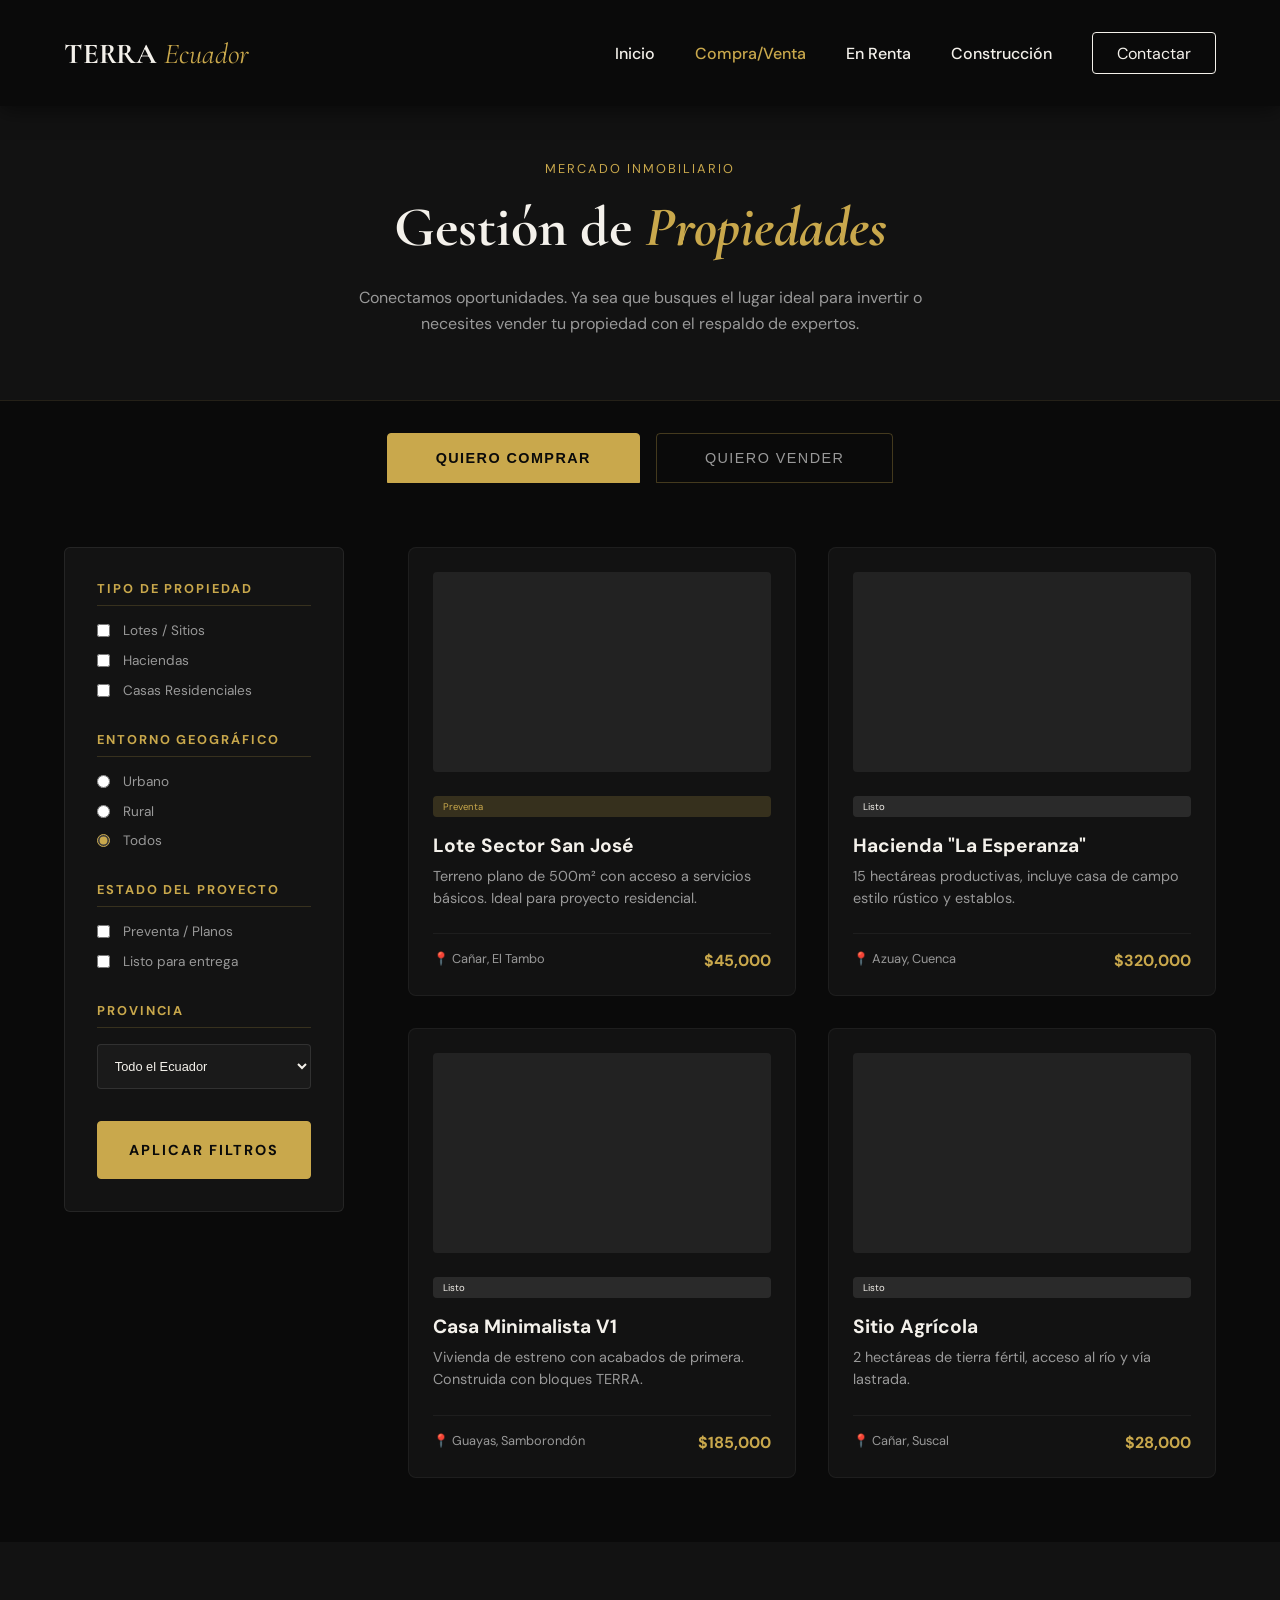
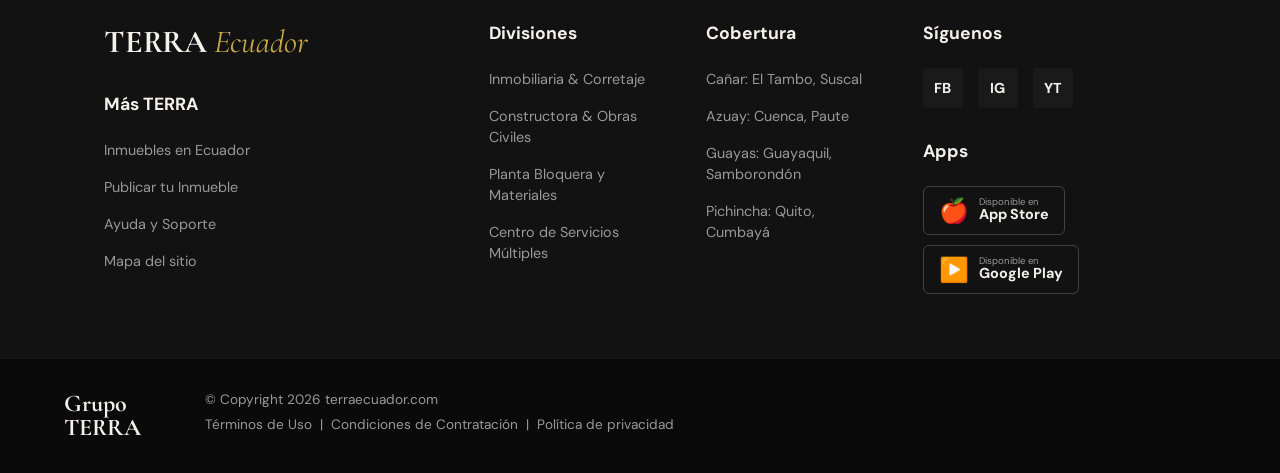
<file: compra-venta.html>
<!DOCTYPE html>
<html lang="es">
<head>
    <meta charset="UTF-8">
    <meta name="viewport" content="width=device-width, initial-scale=1.0">
    <title>Compra y Venta | TERRA Ecuador</title>
    
    <link href="https://fonts.googleapis.com/css2?family=Cormorant+Garamond:ital,wght@0,300;0,400;0,600;0,700;1,400&family=DM+Sans:wght@300;400;500;600&display=swap" rel="stylesheet">
    <link rel="stylesheet" href="css/style.css">
    </head>
<body>

    <nav class="nav-internal"> 
        <div class="nav-container">
            <a href="index.html" class="logo">TERRA <span>Ecuador</span></a>
            
            <ul class="nav-links">
                <li><a href="index.html">Inicio</a></li>
                <li><a href="compra-venta.html" style="color: var(--gold) !important;">Compra/Venta</a></li>
                <li><a href="renta.html">En Renta</a></li>
                <li><a href="construccion.html">Construcción</a></li>
            </ul>
            
            <a href="index.html#contacto" class="btn-nav">Contactar</a>
        </div>
    </nav>

    <header class="page-header">
        <div class="section-tag reveal" style="color: var(--gold); text-transform: uppercase; letter-spacing: 2px; font-size: 0.8rem; margin-bottom: 1rem;">Mercado Inmobiliario</div>
        <h1 class="section-title reveal" style="font-family: 'Cormorant Garamond', serif; font-size: 3.5rem;">Gestión de <em style="color: var(--gold);">Propiedades</em></h1>
        <p class="section-desc reveal" style="max-width: 600px; margin: 1.5rem auto 0; color: var(--text-muted); line-height: 1.6;">Conectamos oportunidades. Ya sea que busques el lugar ideal para invertir o necesites vender tu propiedad con el respaldo de expertos.</p>
    </header>

    <div class="action-tabs reveal">
        <button class="tab-btn active" id="btnComprar">Quiero Comprar</button>
        <button class="tab-btn" id="btnVender">Quiero Vender</button>
    </div>

    <section id="seccionComprar" class="catalog-layout">
        
        <aside class="sidebar reveal">
            <div class="filter-group">
                <h4>Tipo de Propiedad</h4>
                <label class="filter-option"><input type="checkbox" class="filtro-tipo" value="lote"> Lotes / Sitios</label>
                <label class="filter-option"><input type="checkbox" class="filtro-tipo" value="hacienda"> Haciendas</label>
                <label class="filter-option"><input type="checkbox" class="filtro-tipo" value="casa"> Casas Residenciales</label>
            </div>

            <div class="filter-group">
                <h4>Entorno Geográfico</h4>
                <label class="filter-option"><input type="radio" name="zona" class="filtro-zona" value="urbano"> Urbano</label>
                <label class="filter-option"><input type="radio" name="zona" class="filtro-zona" value="rural"> Rural</label>
                <label class="filter-option"><input type="radio" name="zona" class="filtro-zona" value="todos" checked> Todos</label>
            </div>

            <div class="filter-group">
                <h4>Estado del Proyecto</h4>
                <label class="filter-option"><input type="checkbox" class="filtro-estado" value="preventa"> Preventa / Planos</label>
                <label class="filter-option"><input type="checkbox" class="filtro-estado" value="listo"> Listo para entrega</label>
            </div>

            <div class="filter-group">
                <h4>Provincia</h4>
                <select id="filtroProvincia" style="width:100%; padding: 0.8rem; background: var(--dark-3); border: 1px solid rgba(255,255,255,0.1); color: var(--cream); font-size: 0.8rem; border-radius: 4px;">
                    <option value="todas">Todo el Ecuador</option>
                    <option value="azuay">Azuay</option>
                    <option value="bolivar">Bolívar</option>
                    <option value="canar">Cañar</option>
                    <option value="carchi">Carchi</option>
                    <option value="chimborazo">Chimborazo</option>
                    <option value="cotopaxi">Cotopaxi</option>
                    <option value="el-oro">El Oro</option>
                    <option value="esmeraldas">Esmeraldas</option>
                    <option value="galapagos">Galápagos</option>
                    <option value="guayas">Guayas</option>
                    <option value="imbabura">Imbabura</option>
                    <option value="loja">Loja</option>
                    <option value="los-rios">Los Ríos</option>
                    <option value="manabi">Manabí</option>
                    <option value="morona-santiago">Morona Santiago</option>
                    <option value="napo">Napo</option>
                    <option value="orellana">Orellana</option>
                    <option value="pastaza">Pastaza</option>
                    <option value="pichincha">Pichincha</option>
                    <option value="santa-elena">Santa Elena</option>
                    <option value="santo-domingo">Santo Domingo de los Tsáchilas</option>
                    <option value="sucumbios">Sucumbíos</option>
                    <option value="tungurahua">Tungurahua</option>
                    <option value="zamora-chinchipe">Zamora Chinchipe</option>
                </select>
            </div>

            <button id="btnAplicarFiltros" class="btn-submit-solid" style="margin-top: 0;">Aplicar Filtros</button>
        </aside>

        <div class="grid-cards" id="contenedorPropiedades">
            
            <div class="interactive-card propiedad-item" data-tipo="lote" data-zona="urbano" data-estado="preventa" data-provincia="canar">
                <div class="placeholder-img" style="background-image: url('https://images.unsplash.com/photo-1500382017468-9049fed747ef?ixlib=rb-4.0.3&auto=format&fit=crop&w=600&q=80'); background-size: cover; background-position: center;"></div>
                <div class="hero-badge" style="font-size: 0.6rem; margin-bottom: 1rem; display: inline-block; background: rgba(201,168,76,0.2); color: var(--gold); padding: 4px 10px; border-radius: 4px;">Preventa</div>
                <h3 class="card-title" style="font-size: 1.2rem; margin-bottom: 0.5rem; color: var(--cream);">Lote Sector San José</h3>
                <p class="card-desc" style="font-size: 0.9rem; color: var(--text-muted); margin-bottom: 1.5rem; line-height: 1.5;">Terreno plano de 500m² con acceso a servicios básicos. Ideal para proyecto residencial.</p>
                <div class="card-footer" style="display: flex; justify-content: space-between; border-top: 1px solid rgba(255,255,255,0.05); padding-top: 1rem;">
                    <span style="font-size: 0.8rem; color: var(--text-muted);">📍 Cañar, El Tambo</span>
                    <strong style="color: var(--gold);">$45,000</strong>
                </div>
            </div>

            <div class="interactive-card propiedad-item" data-tipo="hacienda" data-zona="rural" data-estado="listo" data-provincia="azuay">
                <div class="placeholder-img" style="background-image: url('https://images.unsplash.com/photo-1598885511440-218a568ce3d1?ixlib=rb-4.0.3&auto=format&fit=crop&w=600&q=80'); background-size: cover; background-position: center;"></div>
                <div class="hero-badge" style="font-size: 0.6rem; margin-bottom: 1rem; display: inline-block; background: rgba(255,255,255,0.1); color: var(--cream); padding: 4px 10px; border-radius: 4px;">Listo</div>
                <h3 class="card-title" style="font-size: 1.2rem; margin-bottom: 0.5rem; color: var(--cream);">Hacienda "La Esperanza"</h3>
                <p class="card-desc" style="font-size: 0.9rem; color: var(--text-muted); margin-bottom: 1.5rem; line-height: 1.5;">15 hectáreas productivas, incluye casa de campo estilo rústico y establos.</p>
                <div class="card-footer" style="display: flex; justify-content: space-between; border-top: 1px solid rgba(255,255,255,0.05); padding-top: 1rem;">
                    <span style="font-size: 0.8rem; color: var(--text-muted);">📍 Azuay, Cuenca</span>
                    <strong style="color: var(--gold);">$320,000</strong>
                </div>
            </div>

            <div class="interactive-card propiedad-item" data-tipo="casa" data-zona="urbano" data-estado="listo" data-provincia="guayas">
                <div class="placeholder-img" style="background-image: url('https://images.unsplash.com/photo-1600596542815-ffad4c1539a9?ixlib=rb-4.0.3&auto=format&fit=crop&w=600&q=80'); background-size: cover; background-position: center;"></div>
                <div class="hero-badge" style="font-size: 0.6rem; margin-bottom: 1rem; display: inline-block; background: rgba(255,255,255,0.1); color: var(--cream); padding: 4px 10px; border-radius: 4px;">Listo</div>
                <h3 class="card-title" style="font-size: 1.2rem; margin-bottom: 0.5rem; color: var(--cream);">Casa Minimalista V1</h3>
                <p class="card-desc" style="font-size: 0.9rem; color: var(--text-muted); margin-bottom: 1.5rem; line-height: 1.5;">Vivienda de estreno con acabados de primera. Construida con bloques TERRA.</p>
                <div class="card-footer" style="display: flex; justify-content: space-between; border-top: 1px solid rgba(255,255,255,0.05); padding-top: 1rem;">
                    <span style="font-size: 0.8rem; color: var(--text-muted);">📍 Guayas, Samborondón</span>
                    <strong style="color: var(--gold);">$185,000</strong>
                </div>
            </div>

            <div class="interactive-card propiedad-item" data-tipo="lote" data-zona="rural" data-estado="listo" data-provincia="canar">
                <div class="placeholder-img" style="background-image: url('https://images.unsplash.com/photo-1500382017468-9049fed747ef?ixlib=rb-4.0.3&auto=format&fit=crop&w=600&q=80'); background-size: cover; background-position: center;"></div>
                <div class="hero-badge" style="font-size: 0.6rem; margin-bottom: 1rem; display: inline-block; background: rgba(255,255,255,0.1); color: var(--cream); padding: 4px 10px; border-radius: 4px;">Listo</div>
                <h3 class="card-title" style="font-size: 1.2rem; margin-bottom: 0.5rem; color: var(--cream);">Sitio Agrícola</h3>
                <p class="card-desc" style="font-size: 0.9rem; color: var(--text-muted); margin-bottom: 1.5rem; line-height: 1.5;">2 hectáreas de tierra fértil, acceso al río y vía lastrada.</p>
                <div class="card-footer" style="display: flex; justify-content: space-between; border-top: 1px solid rgba(255,255,255,0.05); padding-top: 1rem;">
                    <span style="font-size: 0.8rem; color: var(--text-muted);">📍 Cañar, Suscal</span>
                    <strong style="color: var(--gold);">$28,000</strong>
                </div>
            </div>
            
            <div id="mensajeSinResultados" style="display: none; grid-column: 1 / -1; text-align: center; padding: 4rem 2rem; background: rgba(255,255,255,0.02); border: 1px dashed rgba(201,168,76,0.3); border-radius: 4px;">
                <div style="font-size: 3rem; margin-bottom: 1rem; filter: grayscale(1); opacity: 0.5;">🔍</div>
                <h3 style="color: var(--cream); font-family: 'Cormorant Garamond', serif; font-size: 1.8rem; margin-bottom: 0.5rem;">No encontramos propiedades exactas</h3>
                <p style="color: var(--text-muted); font-size: 0.95rem;">Intenta ajustando los filtros, quitando algunas opciones o cambiando la provincia.</p>
                <button onclick="location.reload()" class="btn-submit-solid" style="max-width: 250px; margin: 2rem auto 0;">Limpiar Filtros</button>
            </div>

        </div>
    </section>

    <section id="seccionVender" class="vender-layout">
        <div style="text-align: center; margin-bottom: 3rem;">
            <h2 class="section-title" style="font-family: 'Cormorant Garamond', serif; font-size: 2.5rem; color: var(--cream);">Vende con <em style="color: var(--gold);">Nosotros</em></h2>
            <p style="color: var(--text-muted); line-height: 1.6; margin-top: 1rem;">Ingresa los datos de tu propiedad. Nuestro equipo técnico realizará una valoración del inmueble y se pondrá en contacto contigo para sumarla a nuestro catálogo.</p>
        </div>

        <form id="formVender" class="contacto-form-wrapper" style="padding: 2rem; background: var(--dark-2); border-radius: 8px; border: 1px solid rgba(255,255,255,0.05);">
            <div class="form-row">
                <div class="form-group">
                    <label>Tu Nombre</label>
                    <input type="text" required placeholder="Ej. Ana López">
                </div>
                <div class="form-group">
                    <label>Teléfono / WhatsApp</label>
                    <input type="tel" required placeholder="+593...">
                </div>
            </div>
            
            <div class="form-row">
                <div class="form-group">
                    <label>Tipo de Propiedad a Vender</label>
                    <select required>
                        <option value="">Seleccionar...</option>
                        <option value="lote">Lote / Terreno</option>
                        <option value="hacienda">Hacienda / Finca</option>
                        <option value="casa">Casa Residencial</option>
                        <option value="departamento">Departamento</option>
                        <option value="local">Local Comercial</option>
                    </select>
                </div>
                <div class="form-group">
                    <label>Ubicación (Ciudad/Provincia)</label>
                    <input type="text" required placeholder="Ej. El Tambo, Cañar">
                </div>
            </div>
            
            <div class="form-group">
                <label>Descripción y Características (M2, cuartos, estado)</label>
                <textarea rows="4" required placeholder="Describe brevemente la propiedad..."></textarea>
            </div>
            
            <button type="submit" class="btn-submit-solid">Enviar Solicitud de Venta</button>
            <p id="venderStatus" style="margin-top: 1.5rem; text-align: center; font-size: 0.9rem; color: #4CAF50; display: none;">¡Solicitud enviada! Nos pondremos en contacto contigo pronto.</p>
        </form>
    </section>

    <footer class="main-footer">
        <div class="footer-container">
            <div class="footer-col">
                <a href="index.html" class="logo" style="display: inline-block; margin-bottom: 2rem; font-size: 2rem; color: var(--cream);">TERRA <span style="color: var(--gold);">Ecuador</span></a>
                <h4>Más TERRA</h4>
                <ul>
                    <li><a href="#">Inmuebles en Ecuador</a></li>
                    <li><a href="#">Publicar tu Inmueble</a></li>
                    <li><a href="#">Ayuda y Soporte</a></li>
                    <li><a href="#">Mapa del sitio</a></li>
                </ul>
            </div>
            
            <div class="footer-col">
                <h4>Divisiones</h4>
                <ul>
                    <li><a href="compra-venta.html">Inmobiliaria & Corretaje</a></li>
                    <li><a href="construccion.html">Constructora & Obras Civiles</a></li>
                    <li><a href="#">Planta Bloquera y Materiales</a></li>
                    <li><a href="#">Centro de Servicios Múltiples</a></li>
                </ul>
            </div>
            
            <div class="footer-col">
                <h4>Cobertura</h4>
                <ul>
                    <li><a href="#">Cañar: El Tambo, Suscal</a></li>
                    <li><a href="#">Azuay: Cuenca, Paute</a></li>
                    <li><a href="#">Guayas: Guayaquil, Samborondón</a></li>
                    <li><a href="#">Pichincha: Quito, Cumbayá</a></li>
                </ul>
            </div>
            
            <div class="footer-col">
                <h4>Síguenos</h4>
                <div class="footer-social">
                    <a href="https://facebook.com" target="_blank">FB</a>
                    <a href="https://instagram.com" target="_blank">IG</a>
                    <a href="https://youtube.com" target="_blank">YT</a>
                </div>
                
                <h4 style="margin-top: 2rem;">Apps</h4>
                <div class="footer-apps">
                    <a href="#" class="app-btn">
                        <span class="icon">🍎</span>
                        <div class="app-text">
                            <small>Disponible en</small>
                            <strong>App Store</strong>
                        </div>
                    </a>
                    <a href="#" class="app-btn">
                        <span class="icon">▶️</span>
                        <div class="app-text">
                            <small>Disponible en</small>
                            <strong>Google Play</strong>
                        </div>
                    </a>
                </div>
            </div>
        </div>
        
        <div class="footer-bottom">
            <div class="footer-bottom-container">
                <div class="footer-brand-group">
                    <span style="font-family: 'Cormorant Garamond', serif; font-size: 1.5rem; font-weight: bold; line-height: 1;">Grupo<br>TERRA</span>
                </div>
                <div class="footer-legal">
                    <p>&copy; Copyright 2026 terraecuador.com</p>
                    <p>
                        <a href="#">Términos de Uso</a> &nbsp;|&nbsp; 
                        <a href="#">Condiciones de Contratación</a> &nbsp;|&nbsp; 
                        <a href="#">Política de privacidad</a>
                    </p>
                </div>
            </div>
        </div>
    </footer>

    <script src="js/main.js"></script>
    
    <script>
        document.addEventListener('DOMContentLoaded', () => {
            const formVender = document.getElementById('formVender');
            const statusMsg = document.getElementById('venderStatus');
            const submitBtn = formVender ? formVender.querySelector('button[type="submit"]') : null;

            if (formVender && statusMsg && submitBtn) {
                formVender.addEventListener('submit', (e) => {
                    e.preventDefault();
                    const originalText = submitBtn.innerHTML;
                    submitBtn.innerHTML = "Enviando...";
                    submitBtn.style.opacity = '0.7';
                    
                    setTimeout(() => {
                        formVender.reset();
                        submitBtn.innerHTML = originalText;
                        submitBtn.style.opacity = '1';
                        statusMsg.style.display = 'block';
                        
                        setTimeout(() => {
                            statusMsg.style.display = 'none';
                        }, 5000);
                    }, 1200);
                });
            }
        });
    </script>
</body>
</html>
</file>
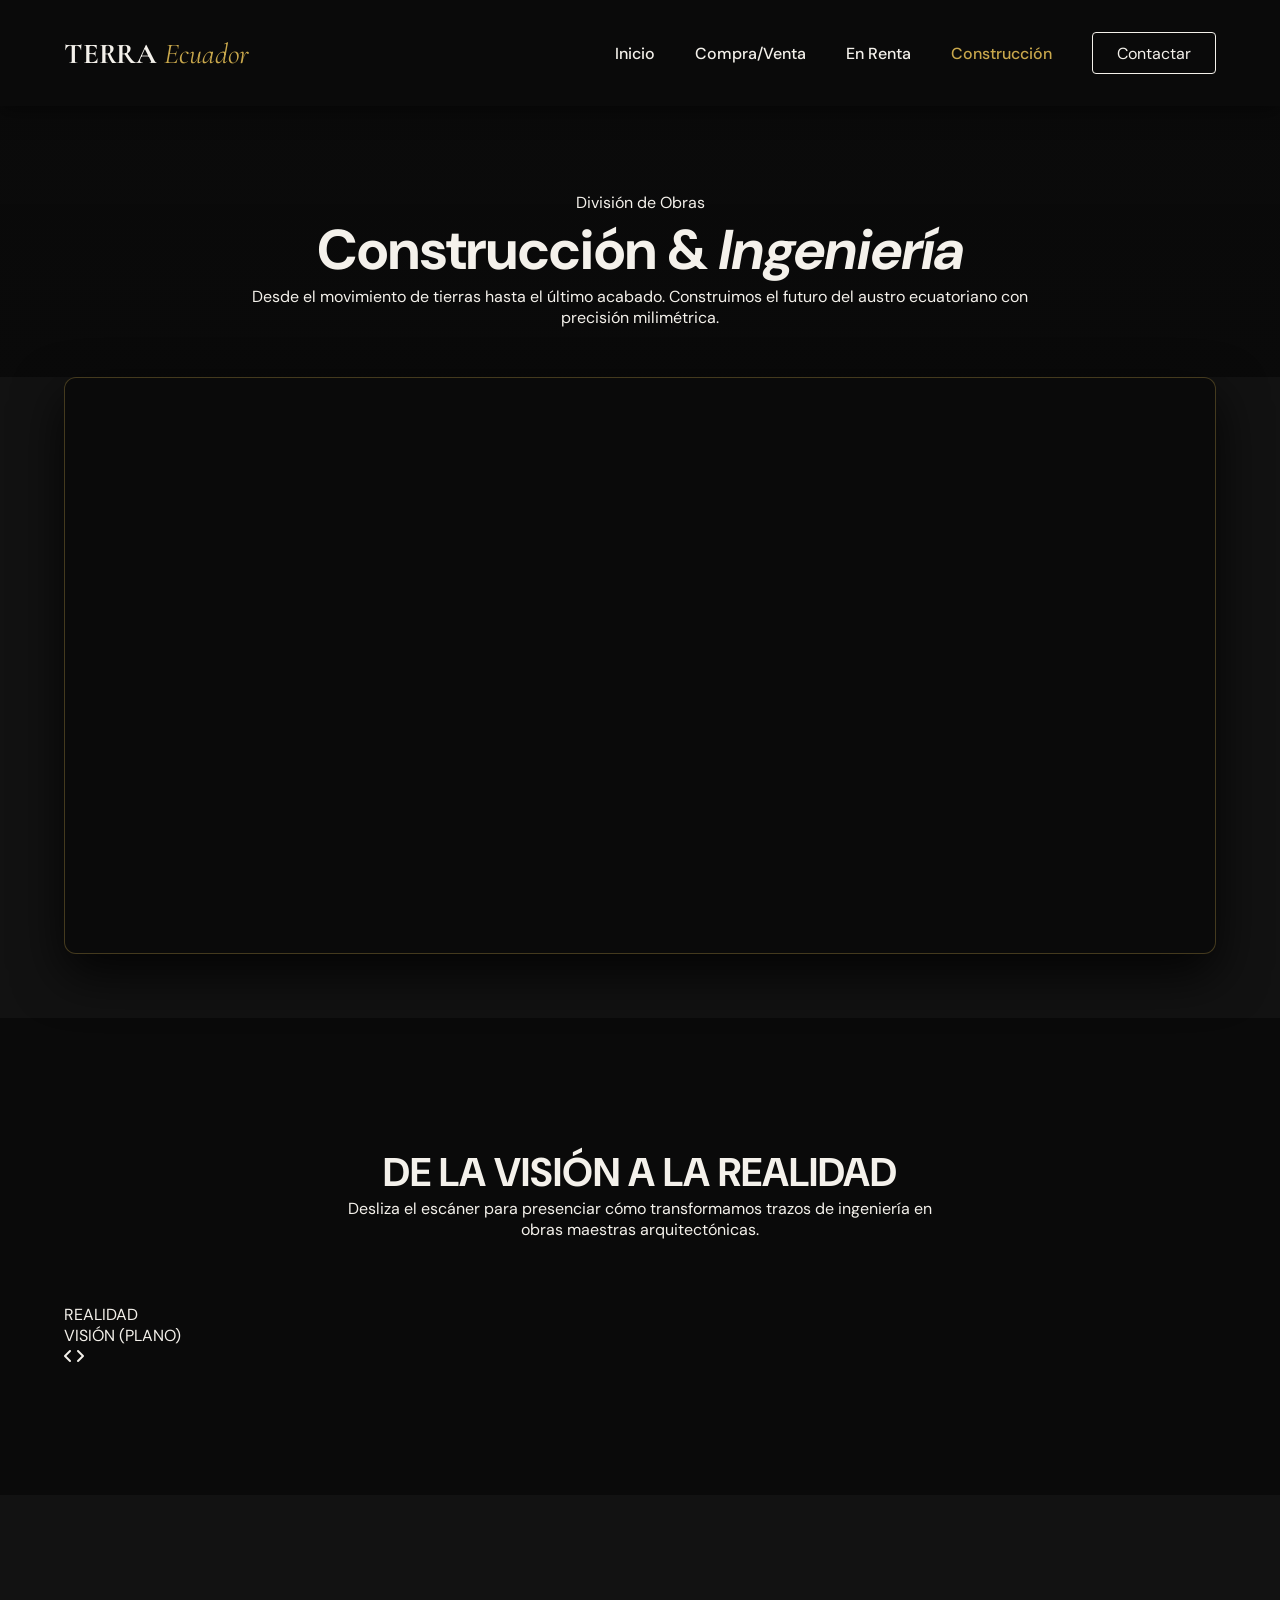
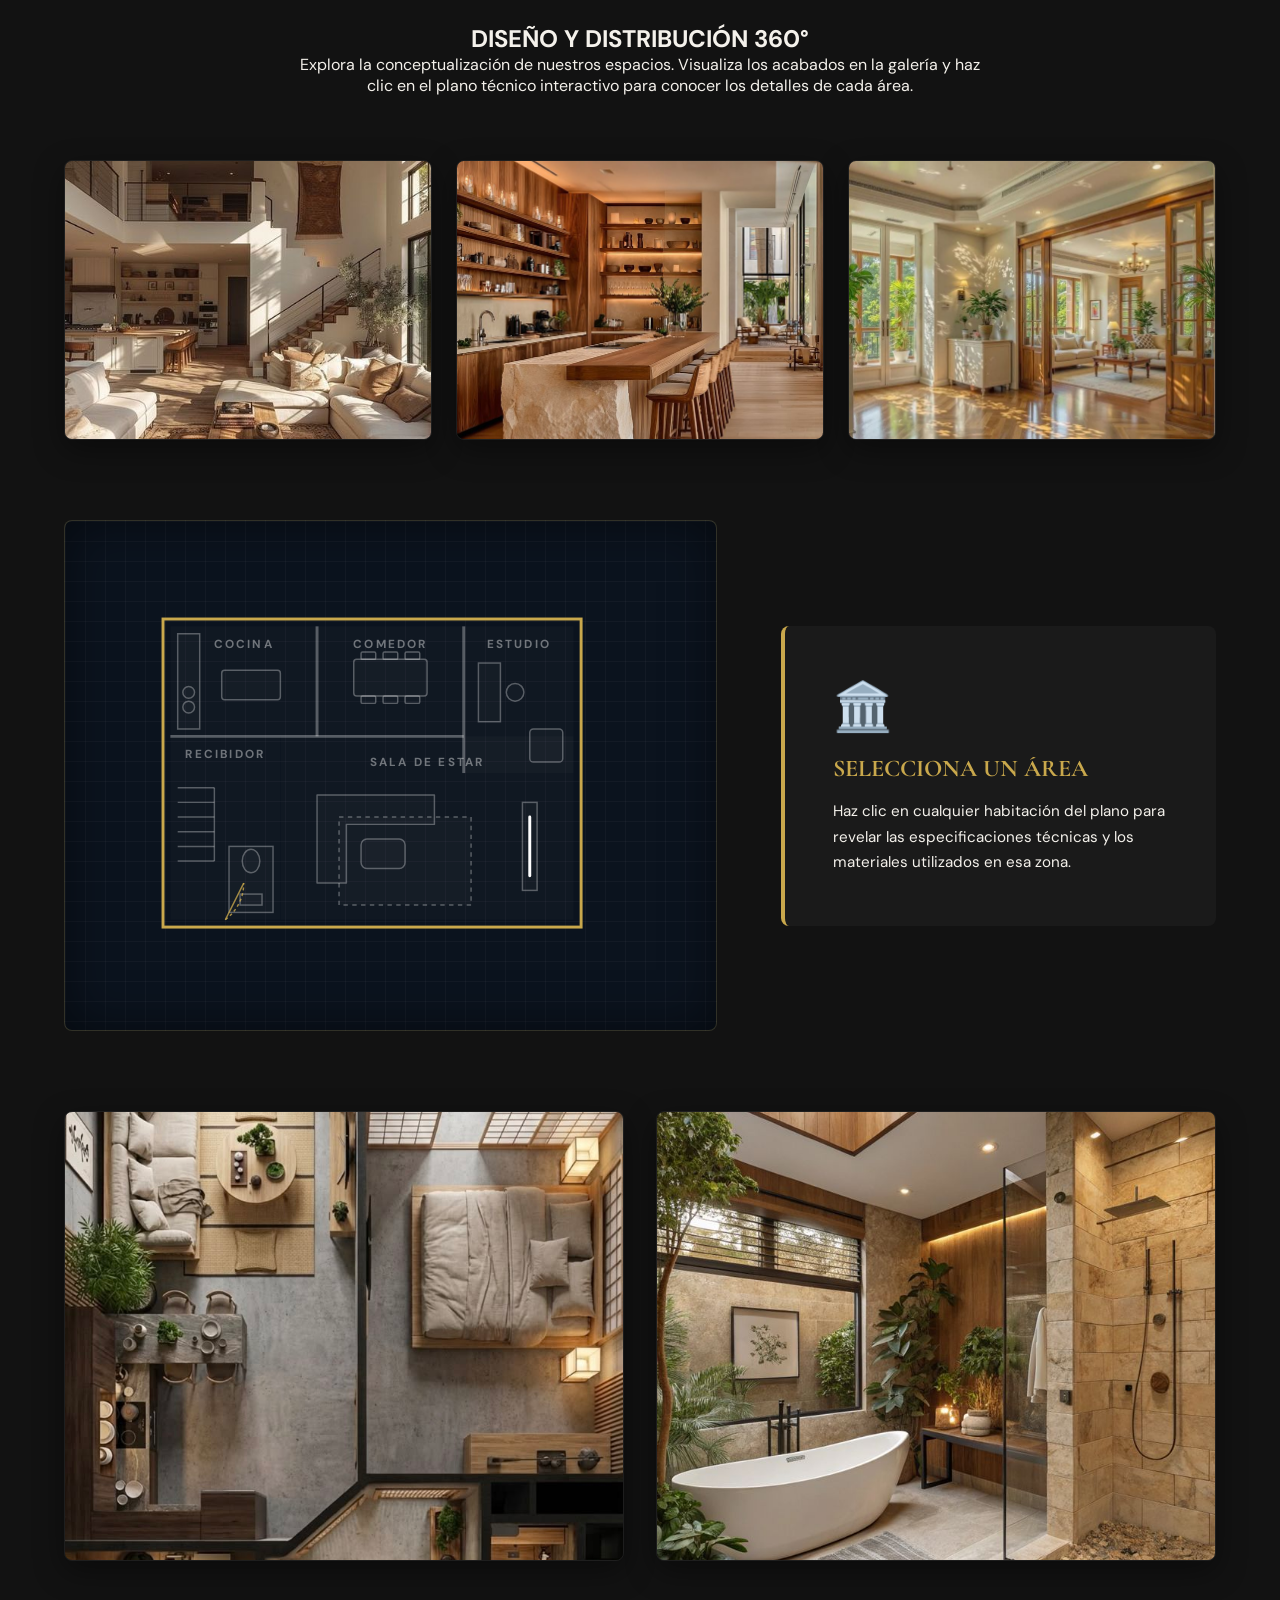
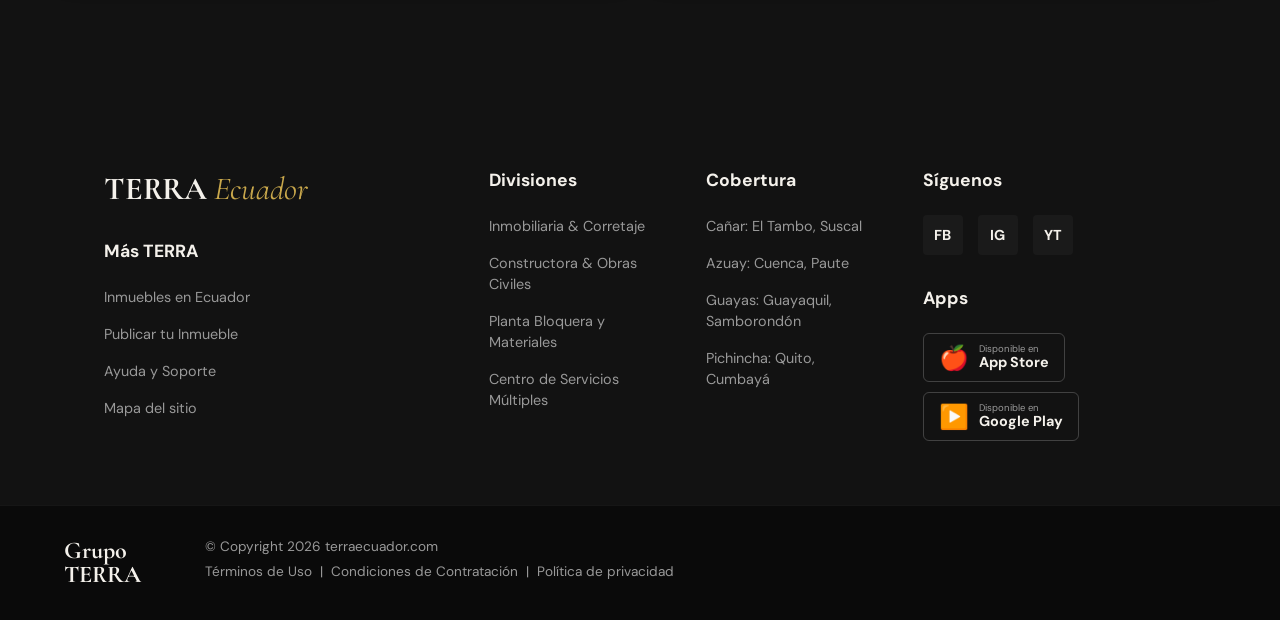
<file: construccion.html>
<!DOCTYPE html>
<html lang="es">
<head>
    <meta charset="UTF-8">
    <meta name="viewport" content="width=device-width, initial-scale=1.0">
    <title>Construcción e Ingeniería | TERRA Ecuador</title>
    
    <link href="https://fonts.googleapis.com/css2?family=Cormorant+Garamond:ital,wght@0,300;0,400;0,600;0,700;1,400&family=DM+Sans:wght@300;400;500;600&display=swap" rel="stylesheet">
    <link rel="stylesheet" href="css/style.css">
    
    <link rel="stylesheet" href="https://cdnjs.cloudflare.com/ajax/libs/font-awesome/6.0.0/css/all.min.css">

</head>
<body>

    <nav class="nav-internal"> 
        <div class="nav-container">
            <a href="index.html" class="logo">TERRA <span>Ecuador</span></a>
            
            <ul class="nav-links">
                <li><a href="index.html">Inicio</a></li>
                <li><a href="compra-venta.html">Compra/Venta</a></li>
                <li><a href="renta.html">En Renta</a></li>
                <li><a href="construccion.html" style="color: var(--gold) !important;">Construcción</a></li>
            </ul>
            
            <a href="index.html#contacto" class="btn-nav">Contactar</a>
        </div>
    </nav>

    <section class="page-header" style="background: linear-gradient(rgba(10,10,10,0.8), rgba(10,10,10,0.9)), url('https://images.unsplash.com/photo-1541888088320-be1a221f7a1f?ixlib=rb-4.0.3&auto=format&fit=crop&w=1920&q=80') center/cover; padding: 12rem 5% 6rem;">
        <div style="max-width: 800px; margin: 0 auto; text-align: center;">
            <span class="experiencia-tag">División de Obras</span>
            <h1 class="experiencia-title" style="font-size: 3.5rem;">Construcción & <em>Ingeniería</em></h1>
            <p class="experiencia-desc" style="color: var(--cream);">Desde el movimiento de tierras hasta el último acabado. Construimos el futuro del austro ecuatoriano con precisión milimétrica.</p>
        </div>
    </section>

    <section class="video-showcase-section">
        <div class="construccion-video-wrapper">
            <video autoplay loop muted playsinline class="construccion-video">
                <source src="assets/videos/video-construccion.mp4" type="video/mp4">
                Tu navegador no soporta videos HTML5.
            </video>
        </div>
    </section>

    <section class="materializacion-section" style="padding: 8rem 5%; background-color: var(--dark);">
        <div style="text-align: center; margin-bottom: 4rem; position: relative; z-index: 2;">
            <h2 class="metricas-title" style="font-size: 2.5rem;">DE LA VISIÓN A LA REALIDAD</h2>
            <p class="metricas-desc" style="max-width: 600px; margin: 0 auto;">
                Desliza el escáner para presenciar cómo transformamos trazos de ingeniería en obras maestras arquitectónicas.
            </p>
        </div>

        <div class="escaner-container" id="escanerContainer">
            <div class="escaner-label label-realidad">REALIDAD</div>
            <div class="escaner-label label-vision">VISIÓN (PLANO)</div>

            <div class="escaner-img img-realidad" style="background-image: url('https://images.unsplash.com/photo-1600596542815-ffad4c1539a9?ixlib=rb-4.0.3&auto=format&fit=crop&w=1200&q=80');"></div>

            <div class="escaner-img img-vision" id="imgVision" style="background-image: url('https://images.unsplash.com/photo-1503387762-592deb58ef4e?ixlib=rb-4.0.3&auto=format&fit=crop&w=1200&q=80'); filter: grayscale(100%) contrast(1.2);"></div>

            <div class="escaner-laser" id="escanerLaser">
                <div class="escaner-handle">
                    <i class="fas fa-angle-left"></i>
                    <i class="fas fa-angle-right"></i>
                </div>
            </div>
        </div>
    </section>

    <section class="plano-interactivo-section" style="padding: 8rem 5%; background-color: var(--dark-2);">
        <div style="text-align: center; margin-bottom: 4rem;">
            <h2 class="metricas-title">DISEÑO Y DISTRIBUCIÓN 360°</h2>
            <p class="metricas-desc" style="max-width: 700px; margin: 0 auto;">Explora la conceptualización de nuestros espacios. Visualiza los acabados en la galería y haz clic en el plano técnico interactivo para conocer los detalles de cada área.</p>
        </div>

        <div class="galeria-superior-grid">
            <div class="zoom-img-container">
                <div class="zoom-img" style="background-image: url('assets/fotos/sala.jfif'); background-color: #222;"></div>
            </div>
            <div class="zoom-img-container">
                <div class="zoom-img" style="background-image: url('assets/fotos/comedor-3.jfif'); background-color: #2a2a2a;"></div>
            </div>
            <div class="zoom-img-container">
                <div class="zoom-img" style="background-image: url('assets/fotos/estudio.jfif'); background-color: #333;"></div>
            </div>
        </div>

        <div class="plano-container" style="margin: 5rem auto;">
            <div class="plano-svg-wrapper">
                <svg viewBox="0 0 800 600" class="blueprint-svg">
                    <rect x="90" y="90" width="570" height="420" fill="none" stroke="var(--gold)" stroke-width="4"/>
                    
                    <g class="room-group">
                        <rect x="100" y="100" width="200" height="150" class="room-path" data-title="Cocina Gourmet" data-desc="Acabados en cuarzo y gabinetes de melamina hidrófuga. Diseño ergonómico con isla central y anaqueles altos." data-icon="🍳"/>
                        <text x="200" y="130" text-anchor="middle" class="room-label">COCINA</text>
                        <path d="M 110 110 L 110 240 L 140 240 L 140 110 Z" class="room-furniture"/> <rect x="170" y="160" width="80" height="40" rx="4" class="room-furniture"/> <circle cx="125" cy="190" r="8" class="room-furniture"/> <circle cx="125" cy="210" r="8" class="room-furniture"/> </g>

                    <g class="room-group">
                        <rect x="300" y="100" width="200" height="150" class="room-path" data-title="Comedor Principal" data-desc="Espacio amplio para mesa de 6 a 8 comensales. Iluminación colgante directa y excelente ventilación cruzada." data-icon="🍽️"/>
                        <text x="400" y="130" text-anchor="middle" class="room-label">COMEDOR</text>
                        <rect x="350" y="145" width="100" height="50" rx="4" class="room-furniture"/> <rect x="360" y="135" width="20" height="10" rx="2" class="room-furniture"/>
                        <rect x="390" y="135" width="20" height="10" rx="2" class="room-furniture"/>
                        <rect x="420" y="135" width="20" height="10" rx="2" class="room-furniture"/>
                        <rect x="360" y="195" width="20" height="10" rx="2" class="room-furniture"/>
                        <rect x="390" y="195" width="20" height="10" rx="2" class="room-furniture"/>
                        <rect x="420" y="195" width="20" height="10" rx="2" class="room-furniture"/>
                    </g>

                    <g class="room-group">
                        <rect x="500" y="100" width="150" height="200" class="room-path" data-title="Área de Estudio" data-desc="Zona silenciosa ideal para Home Office. Conectividad estructurada, escritorio empotrado y luz natural." data-icon="💻"/>
                        <text x="575" y="130" text-anchor="middle" class="room-label">ESTUDIO</text>
                        <rect x="520" y="150" width="30" height="80" class="room-furniture"/> <circle cx="570" cy="190" r="12" class="room-furniture"/> <rect x="590" y="240" width="45" height="45" rx="5" class="room-furniture"/> </g>

                    <g class="room-group">
                        <rect x="250" y="250" width="400" height="250" class="room-path" data-title="Sala de Estar" data-desc="El corazón del hogar. Diseño de concepto abierto con ventanales de piso a techo y altura superior a 3 metros." data-icon="🛋️"/>
                        <text x="450" y="290" text-anchor="middle" class="room-label">SALA DE ESTAR</text>
                        <path d="M 300 330 L 460 330 L 460 370 L 340 370 L 340 450 L 300 450 Z" class="room-furniture" stroke-linejoin="round"/> 
                        <rect x="360" y="390" width="60" height="40" rx="8" class="room-furniture"/> <rect x="580" y="340" width="20" height="120" class="room-furniture"/> <line x1="590" y1="360" x2="590" y2="440" stroke="#fff" stroke-width="4" stroke-linecap="round"/> <rect x="330" y="360" width="180" height="120" class="room-furniture" stroke-dasharray="6,6"/> </g>

                    <g class="room-group">
                        <rect x="100" y="250" width="150" height="250" class="room-path" data-title="Recibidor y Baño Social" data-desc="Entrada elegante con escalera flotante y baño de visitas equipado con piezas sanitarias de lujo." data-icon="🚽"/>
                        <text x="175" y="280" text-anchor="middle" class="room-label">RECIBIDOR</text>
                        <line x1="110" y1="320" x2="160" y2="320" class="room-furniture"/><line x1="110" y1="340" x2="160" y2="340" class="room-furniture"/>
                        <line x1="110" y1="360" x2="160" y2="360" class="room-furniture"/><line x1="110" y1="380" x2="160" y2="380" class="room-furniture"/>
                        <line x1="110" y1="400" x2="160" y2="400" class="room-furniture"/><line x1="110" y1="420" x2="160" y2="420" class="room-furniture"/>
                        <line x1="160" y1="320" x2="160" y2="420" class="room-furniture"/> <rect x="180" y="400" width="60" height="90" class="room-furniture"/> <ellipse cx="210" cy="420" rx="12" ry="16" class="room-furniture"/> <rect x="195" y="465" width="30" height="15" class="room-furniture"/> </g>
                    
                    <line x1="300" y1="100" x2="300" y2="250" stroke="rgba(255,255,255,0.3)" stroke-width="4"/>
                    <line x1="500" y1="100" x2="500" y2="300" stroke="rgba(255,255,255,0.3)" stroke-width="4"/>
                    <line x1="100" y1="250" x2="500" y2="250" stroke="rgba(255,255,255,0.3)" stroke-width="4"/>
                    
                    <path d="M 175 500 Q 200 480 200 450" fill="none" stroke="rgba(201,168,76,0.8)" stroke-width="2" stroke-dasharray="4,4"/>
                    <line x1="175" y1="500" x2="200" y2="450" stroke="rgba(201,168,76,0.8)" stroke-width="2"/>
                </svg>
            </div>

            <div class="plano-info-panel">
                <div id="roomInfoContent">
                    <div class="room-icon-display">🏛️</div>
                    <h3 class="room-title-display">Selecciona un área</h3>
                    <p class="room-desc-display">Haz clic en cualquier habitación del plano para revelar las especificaciones técnicas y los materiales utilizados en esa zona.</p>
                </div>
            </div>
        </div>

        <div class="galeria-inferior-grid">
            <div class="zoom-img-container">
                <div class="zoom-img" style="background-image: url('assets/fotos/2-planta.jfif'); background-color: #444;"></div>
            </div>
            <div class="zoom-img-container">
                <div class="zoom-img" style="background-image: url('assets/fotos/bano.jfif'); background-color: #555;"></div>
            </div>
        </div>
    </section>

    <footer class="main-footer">
        <div class="footer-container">
            <div class="footer-col">
                <a href="index.html" class="logo" style="display: inline-block; margin-bottom: 2rem; font-size: 2rem; color: var(--cream);">TERRA <span style="color: var(--gold);">Ecuador</span></a>
                <h4>Más TERRA</h4>
                <ul>
                    <li><a href="#">Inmuebles en Ecuador</a></li>
                    <li><a href="#">Publicar tu Inmueble</a></li>
                    <li><a href="#">Ayuda y Soporte</a></li>
                    <li><a href="#">Mapa del sitio</a></li>
                </ul>
            </div>
            
            <div class="footer-col">
                <h4>Divisiones</h4>
                <ul>
                    <li><a href="compra-venta.html">Inmobiliaria & Corretaje</a></li>
                    <li><a href="construccion.html">Constructora & Obras Civiles</a></li>
                    <li><a href="#">Planta Bloquera y Materiales</a></li>
                    <li><a href="#">Centro de Servicios Múltiples</a></li>
                </ul>
            </div>
            
            <div class="footer-col">
                <h4>Cobertura</h4>
                <ul>
                    <li><a href="#">Cañar: El Tambo, Suscal</a></li>
                    <li><a href="#">Azuay: Cuenca, Paute</a></li>
                    <li><a href="#">Guayas: Guayaquil, Samborondón</a></li>
                    <li><a href="#">Pichincha: Quito, Cumbayá</a></li>
                </ul>
            </div>
            
            <div class="footer-col">
                <h4>Síguenos</h4>
                <div class="footer-social">
                    <a href="https://facebook.com" target="_blank">FB</a>
                    <a href="https://instagram.com" target="_blank">IG</a>
                    <a href="https://youtube.com" target="_blank">YT</a>
                </div>
                
                <h4 style="margin-top: 2rem;">Apps</h4>
                <div class="footer-apps">
                    <a href="#" class="app-btn">
                        <span class="icon">🍎</span>
                        <div class="app-text">
                            <small>Disponible en</small>
                            <strong>App Store</strong>
                        </div>
                    </a>
                    <a href="#" class="app-btn">
                        <span class="icon">▶️</span>
                        <div class="app-text">
                            <small>Disponible en</small>
                            <strong>Google Play</strong>
                        </div>
                    </a>
                </div>
            </div>
        </div>
        
        <div class="footer-bottom">
            <div class="footer-bottom-container">
                <div class="footer-brand-group">
                    <span style="font-family: 'Cormorant Garamond', serif; font-size: 1.5rem; font-weight: bold; line-height: 1;">Grupo<br>TERRA</span>
                </div>
                <div class="footer-legal">
                    <p>&copy; Copyright 2026 terraecuador.com</p>
                    <p>
                        <a href="#">Términos de Uso</a> &nbsp;|&nbsp; 
                        <a href="#">Condiciones de Contratación</a> &nbsp;|&nbsp; 
                        <a href="#">Política de privacidad</a>
                    </p>
                </div>
            </div>
        </div>
    </footer>

    <script src="js/main.js"></script>
</body>
</html>
</file>
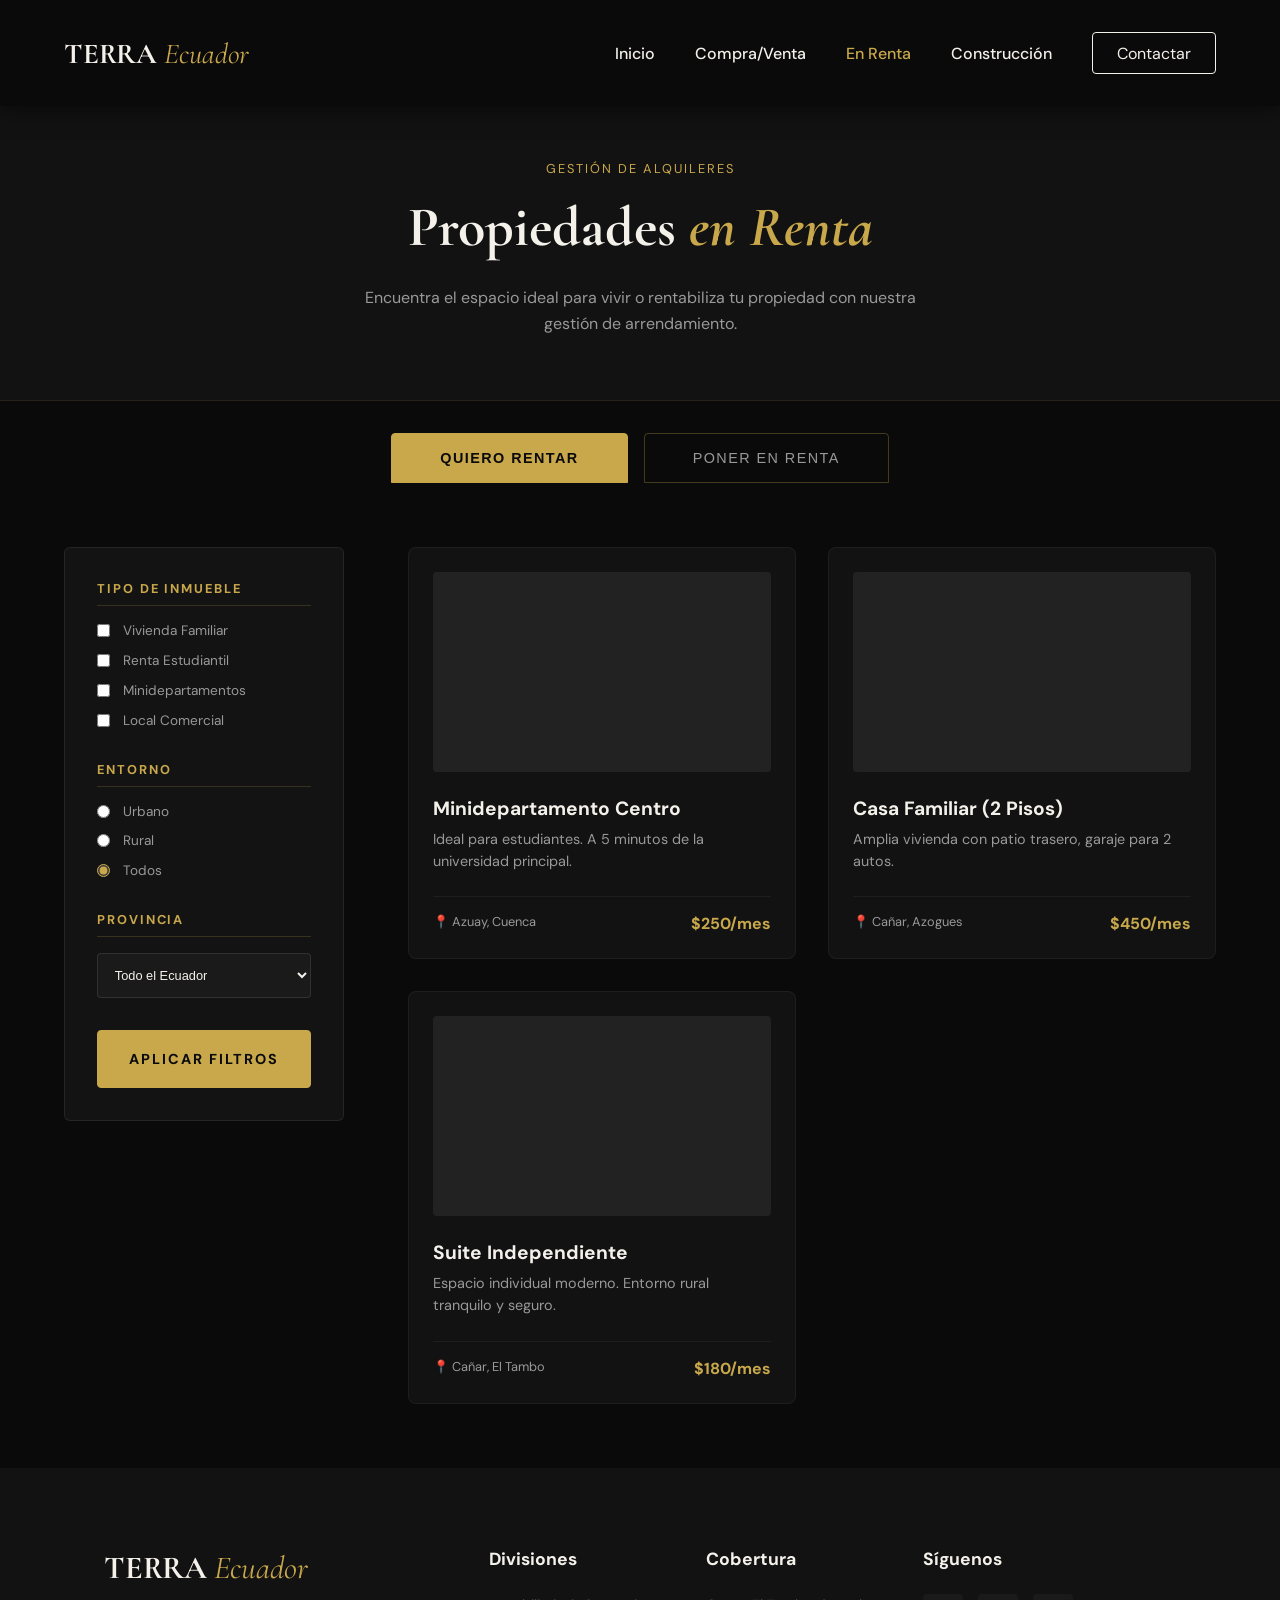
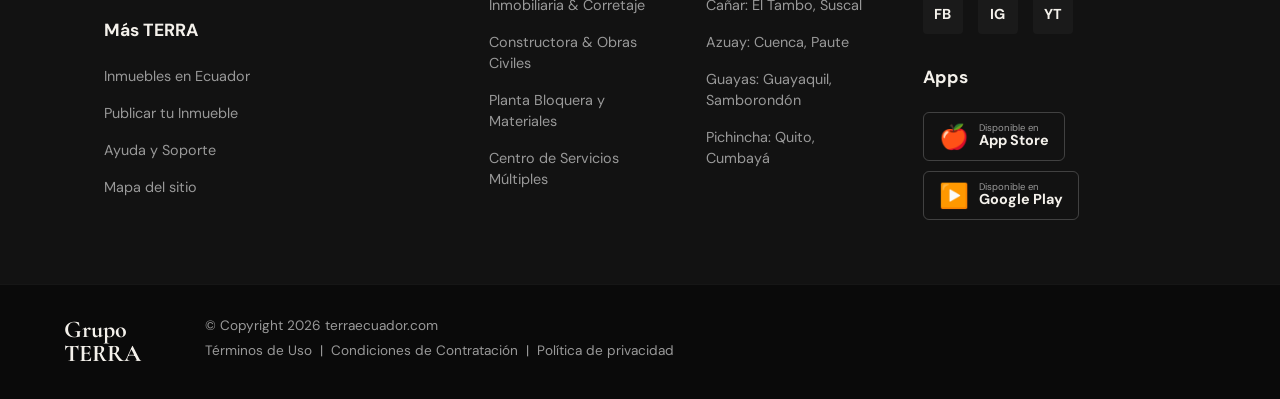
<file: renta.html>
<!DOCTYPE html>
<html lang="es">
<head>
    <meta charset="UTF-8">
    <meta name="viewport" content="width=device-width, initial-scale=1.0">
    <title>En Renta | TERRA Ecuador</title>
    
    <link href="https://fonts.googleapis.com/css2?family=Cormorant+Garamond:ital,wght@0,300;0,400;0,600;0,700;1,400&family=DM+Sans:wght@300;400;500;600&display=swap" rel="stylesheet">
    <link rel="stylesheet" href="css/style.css">
</head>
<body>

    <nav class="nav-internal"> 
        <div class="nav-container">
            <a href="index.html" class="logo">TERRA <span>Ecuador</span></a>
            
            <ul class="nav-links">
                <li><a href="index.html">Inicio</a></li>
                <li><a href="compra-venta.html">Compra/Venta</a></li>
                <li><a href="renta.html" style="color: var(--gold) !important;">En Renta</a></li>
                <li><a href="construccion.html">Construcción</a></li>
            </ul>
            
            <a href="index.html#contacto" class="btn-nav">Contactar</a>
        </div>
    </nav>

    <header class="page-header">
        <div class="section-tag reveal" style="color: var(--gold); text-transform: uppercase; letter-spacing: 2px; font-size: 0.8rem; margin-bottom: 1rem;">Gestión de Alquileres</div>
        <h1 class="section-title reveal" style="font-family: 'Cormorant Garamond', serif; font-size: 3.5rem;">Propiedades <em style="color: var(--gold);">en Renta</em></h1>
        <p class="section-desc reveal" style="max-width: 600px; margin: 1.5rem auto 0; color: var(--text-muted); line-height: 1.6;">Encuentra el espacio ideal para vivir o rentabiliza tu propiedad con nuestra gestión de arrendamiento.</p>
    </header>

    <div class="action-tabs reveal">
        <button class="tab-btn active" id="btnRentar">Quiero Rentar</button>
        <button class="tab-btn" id="btnPonerRenta">Poner en Renta</button>
    </div>

    <section id="seccionRentar" class="catalog-layout">
        
        <aside class="sidebar reveal">
            <div class="filter-group">
                <h4>Tipo de Inmueble</h4>
                <label class="filter-option"><input type="checkbox" class="filtro-tipo-renta" value="familiar"> Vivienda Familiar</label>
                <label class="filter-option"><input type="checkbox" class="filtro-tipo-renta" value="estudiantil"> Renta Estudiantil</label>
                <label class="filter-option"><input type="checkbox" class="filtro-tipo-renta" value="mini"> Minidepartamentos</label>
                <label class="filter-option"><input type="checkbox" class="filtro-tipo-renta" value="local"> Local Comercial</label>
            </div>

            <div class="filter-group">
                <h4>Entorno</h4>
                <label class="filter-option"><input type="radio" name="zona-renta" class="filtro-zona-renta" value="urbano"> Urbano</label>
                <label class="filter-option"><input type="radio" name="zona-renta" class="filtro-zona-renta" value="rural"> Rural</label>
                <label class="filter-option"><input type="radio" name="zona-renta" class="filtro-zona-renta" value="todos" checked> Todos</label>
            </div>

            <div class="filter-group">
                <h4>Provincia</h4>
                <select id="filtroProvinciaRenta" style="width:100%; padding: 0.8rem; background: var(--dark-3); border: 1px solid rgba(255,255,255,0.1); color: var(--cream); font-size: 0.8rem; border-radius: 4px;">
                    <option value="todas">Todo el Ecuador</option>
                    <option value="azuay">Azuay</option>
                    <option value="bolivar">Bolívar</option>
                    <option value="canar">Cañar</option>
                    <option value="carchi">Carchi</option>
                    <option value="chimborazo">Chimborazo</option>
                    <option value="cotopaxi">Cotopaxi</option>
                    <option value="el-oro">El Oro</option>
                    <option value="esmeraldas">Esmeraldas</option>
                    <option value="galapagos">Galápagos</option>
                    <option value="guayas">Guayas</option>
                    <option value="imbabura">Imbabura</option>
                    <option value="loja">Loja</option>
                    <option value="los-rios">Los Ríos</option>
                    <option value="manabi">Manabí</option>
                    <option value="morona-santiago">Morona Santiago</option>
                    <option value="napo">Napo</option>
                    <option value="orellana">Orellana</option>
                    <option value="pastaza">Pastaza</option>
                    <option value="pichincha">Pichincha</option>
                    <option value="santa-elena">Santa Elena</option>
                    <option value="santo-domingo">Santo Domingo de los Tsáchilas</option>
                    <option value="sucumbios">Sucumbíos</option>
                    <option value="tungurahua">Tungurahua</option>
                    <option value="zamora-chinchipe">Zamora Chinchipe</option>
                </select>
            </div>
            
            <button id="btnAplicarFiltrosRenta" class="btn-submit-solid" style="margin-top: 0;">Aplicar Filtros</button>
        </aside>

        <div class="grid-cards" id="contenedorRentas">
            
            <div class="interactive-card propiedad-renta" data-tipo="mini" data-zona="urbano" data-provincia="azuay">
                <div class="placeholder-img" style="background-image: url('https://images.unsplash.com/photo-1522708323590-d24dbb6b0267?ixlib=rb-4.0.3&auto=format&fit=crop&w=600&q=80'); background-size: cover; background-position: center;"></div>
                <h3 class="card-title" style="font-size: 1.2rem; margin-bottom: 0.5rem; color: var(--cream);">Minidepartamento Centro</h3>
                <p class="card-desc" style="font-size: 0.9rem; color: var(--text-muted); margin-bottom: 1.5rem; line-height: 1.5;">Ideal para estudiantes. A 5 minutos de la universidad principal.</p>
                <div class="card-footer" style="display: flex; justify-content: space-between; border-top: 1px solid rgba(255,255,255,0.05); padding-top: 1rem;">
                    <span style="font-size: 0.8rem; color: var(--text-muted);">📍 Azuay, Cuenca</span>
                    <strong style="color: var(--gold);">$250/mes</strong>
                </div>
            </div>

            <div class="interactive-card propiedad-renta" data-tipo="familiar" data-zona="urbano" data-provincia="canar">
                <div class="placeholder-img" style="background-image: url('https://images.unsplash.com/photo-1512917774080-9991f1c4c750?ixlib=rb-4.0.3&auto=format&fit=crop&w=600&q=80'); background-size: cover; background-position: center;"></div>
                <h3 class="card-title" style="font-size: 1.2rem; margin-bottom: 0.5rem; color: var(--cream);">Casa Familiar (2 Pisos)</h3>
                <p class="card-desc" style="font-size: 0.9rem; color: var(--text-muted); margin-bottom: 1.5rem; line-height: 1.5;">Amplia vivienda con patio trasero, garaje para 2 autos.</p>
                <div class="card-footer" style="display: flex; justify-content: space-between; border-top: 1px solid rgba(255,255,255,0.05); padding-top: 1rem;">
                    <span style="font-size: 0.8rem; color: var(--text-muted);">📍 Cañar, Azogues</span>
                    <strong style="color: var(--gold);">$450/mes</strong>
                </div>
            </div>
            
            <div class="interactive-card propiedad-renta" data-tipo="estudiantil" data-zona="rural" data-provincia="canar">
                <div class="placeholder-img" style="background-image: url('https://images.unsplash.com/photo-1502672260266-1c1de2d96674?ixlib=rb-4.0.3&auto=format&fit=crop&w=600&q=80'); background-size: cover; background-position: center;"></div>
                <h3 class="card-title" style="font-size: 1.2rem; margin-bottom: 0.5rem; color: var(--cream);">Suite Independiente</h3>
                <p class="card-desc" style="font-size: 0.9rem; color: var(--text-muted); margin-bottom: 1.5rem; line-height: 1.5;">Espacio individual moderno. Entorno rural tranquilo y seguro.</p>
                <div class="card-footer" style="display: flex; justify-content: space-between; border-top: 1px solid rgba(255,255,255,0.05); padding-top: 1rem;">
                    <span style="font-size: 0.8rem; color: var(--text-muted);">📍 Cañar, El Tambo</span>
                    <strong style="color: var(--gold);">$180/mes</strong>
                </div>
            </div>

            <div id="mensajeSinRentas" style="display: none; grid-column: 1 / -1; text-align: center; padding: 4rem 2rem; background: rgba(255,255,255,0.02); border: 1px dashed rgba(201,168,76,0.3); border-radius: 4px;">
                <div style="font-size: 3rem; margin-bottom: 1rem; filter: grayscale(1); opacity: 0.5;">🔍</div>
                <h3 style="color: var(--cream); font-family: 'Cormorant Garamond', serif; font-size: 1.8rem; margin-bottom: 0.5rem;">No hay alquileres disponibles</h3>
                <p style="color: var(--text-muted); font-size: 0.95rem;">Intenta ajustando los filtros o cambiando la provincia.</p>
                <button onclick="location.reload()" class="btn-submit-solid" style="max-width: 250px; margin: 2rem auto 0;">Limpiar Filtros</button>
            </div>
        </div>
    </section>

    <section id="seccionPonerRenta" class="poner-renta-layout">
        <div style="text-align: center; margin-bottom: 3rem;">
            <h2 class="section-title" style="font-family: 'Cormorant Garamond', serif; font-size: 2.5rem; color: var(--cream);">Rentabiliza tu <em style="color: var(--gold);">Inmueble</em></h2>
            <p style="color: var(--text-muted); line-height: 1.6; margin-top: 1rem;">Nos encargamos de encontrar al inquilino ideal. Administramos tu propiedad con contratos legales y garantías que aseguran tu inversión.</p>
        </div>
        
        <form id="formRenta" class="contacto-form-wrapper" style="padding: 2rem; background: var(--dark-2); border-radius: 8px; border: 1px solid rgba(255,255,255,0.05);">
            <div class="form-row">
                <div class="form-group">
                    <label>Tu Nombre</label>
                    <input type="text" placeholder="Ej. Ana López" required>
                </div>
                <div class="form-group">
                    <label>Teléfono / WhatsApp</label>
                    <input type="tel" placeholder="+593..." required>
                </div>
            </div>
            
            <div class="form-row">
                <div class="form-group">
                    <label>Tipo de Inmueble</label>
                    <select required>
                        <option value="">Seleccionar...</option>
                        <option>Vivienda Familiar</option>
                        <option>Renta Estudiantil</option>
                        <option>Minidepartamento</option>
                        <option>Local Comercial</option>
                    </select>
                </div>
                <div class="form-group">
                    <label>Provincia</label>
                    <select required>
                        <option value="">Seleccionar...</option>
                        <option>Azuay</option>
                        <option>Cañar</option>
                        <option>Guayas</option>
                        <option>Pichincha</option>
                        <option>Otra...</option>
                    </select>
                </div>
            </div>
            
            <div class="form-group">
                <label>Detalles del Inmueble (Cuartos, Garaje, Valor esperado)</label>
                <textarea rows="4" required placeholder="Describe brevemente el espacio..."></textarea>
            </div>
            
            <button type="submit" class="btn-submit-solid">Solicitar Asesoría de Arrendamiento</button>
            <p id="rentaStatus" style="margin-top: 1.5rem; text-align: center; font-size: 0.9rem; color: #4CAF50; display: none;">¡Solicitud enviada! Nos pondremos en contacto contigo pronto.</p>
        </form>
    </section>

    <footer class="main-footer">
        <div class="footer-container">
            <div class="footer-col">
                <a href="index.html" class="logo" style="display: inline-block; margin-bottom: 2rem; font-size: 2rem; color: var(--cream);">TERRA <span style="color: var(--gold);">Ecuador</span></a>
                <h4>Más TERRA</h4>
                <ul>
                    <li><a href="#">Inmuebles en Ecuador</a></li>
                    <li><a href="#">Publicar tu Inmueble</a></li>
                    <li><a href="#">Ayuda y Soporte</a></li>
                    <li><a href="#">Mapa del sitio</a></li>
                </ul>
            </div>
            
            <div class="footer-col">
                <h4>Divisiones</h4>
                <ul>
                    <li><a href="compra-venta.html">Inmobiliaria & Corretaje</a></li>
                    <li><a href="construccion.html">Constructora & Obras Civiles</a></li>
                    <li><a href="#">Planta Bloquera y Materiales</a></li>
                    <li><a href="#">Centro de Servicios Múltiples</a></li>
                </ul>
            </div>
            
            <div class="footer-col">
                <h4>Cobertura</h4>
                <ul>
                    <li><a href="#">Cañar: El Tambo, Suscal</a></li>
                    <li><a href="#">Azuay: Cuenca, Paute</a></li>
                    <li><a href="#">Guayas: Guayaquil, Samborondón</a></li>
                    <li><a href="#">Pichincha: Quito, Cumbayá</a></li>
                </ul>
            </div>
            
            <div class="footer-col">
                <h4>Síguenos</h4>
                <div class="footer-social">
                    <a href="https://facebook.com" target="_blank">FB</a>
                    <a href="https://instagram.com" target="_blank">IG</a>
                    <a href="https://youtube.com" target="_blank">YT</a>
                </div>
                
                <h4 style="margin-top: 2rem;">Apps</h4>
                <div class="footer-apps">
                    <a href="#" class="app-btn">
                        <span class="icon">🍎</span>
                        <div class="app-text">
                            <small>Disponible en</small>
                            <strong>App Store</strong>
                        </div>
                    </a>
                    <a href="#" class="app-btn">
                        <span class="icon">▶️</span>
                        <div class="app-text">
                            <small>Disponible en</small>
                            <strong>Google Play</strong>
                        </div>
                    </a>
                </div>
            </div>
        </div>
        
        <div class="footer-bottom">
            <div class="footer-bottom-container">
                <div class="footer-brand-group">
                    <span style="font-family: 'Cormorant Garamond', serif; font-size: 1.5rem; font-weight: bold; line-height: 1;">Grupo<br>TERRA</span>
                </div>
                <div class="footer-legal">
                    <p>&copy; Copyright 2026 terraecuador.com</p>
                    <p>
                        <a href="#">Términos de Uso</a> &nbsp;|&nbsp; 
                        <a href="#">Condiciones de Contratación</a> &nbsp;|&nbsp; 
                        <a href="#">Política de privacidad</a>
                    </p>
                </div>
            </div>
        </div>
    </footer>

    <script src="js/main.js"></script>

    <script>
        document.addEventListener('DOMContentLoaded', () => {
            const formRenta = document.getElementById('formRenta');
            const statusMsg = document.getElementById('rentaStatus');
            const submitBtn = formRenta ? formRenta.querySelector('button[type="submit"]') : null;

            if (formRenta && statusMsg && submitBtn) {
                formRenta.addEventListener('submit', (e) => {
                    e.preventDefault();
                    
                    // Estado de envío
                    const originalText = submitBtn.innerHTML;
                    submitBtn.innerHTML = "Enviando...";
                    submitBtn.style.opacity = '0.7';
                    submitBtn.disabled = true;
                    
                    // Simular espera de red
                    setTimeout(() => {
                        formRenta.reset();
                        submitBtn.innerHTML = originalText;
                        submitBtn.style.opacity = '1';
                        submitBtn.disabled = false;
                        statusMsg.style.display = 'block';
                        
                        // Ocultar mensaje después de unos segundos
                        setTimeout(() => {
                            statusMsg.style.display = 'none';
                        }, 5000);
                    }, 1200);
                });
            }
        });
    </script>
</body>
</html>
</file>
<file: css/style.css>
/* =========================================
   VARIABLES GLOBALES (Tema Premium TERRA)
========================================= */
:root {
    --dark: #0a0a0a;
    --dark-2: #121212;
    --dark-3: #1a1a1a;
    --gold: #C9A84C;
    --cream: #f4f1eb;
    --text-muted: #999999;
}

* { margin: 0; padding: 0; box-sizing: border-box; }

body {
    font-family: 'DM Sans', sans-serif;
    background-color: var(--dark);
    color: var(--cream);
    overflow-x: hidden;
}

/* =========================================
   NAVEGACIÓN PRINCIPAL
========================================= */
nav {
    position: fixed; 
    top: 0; 
    left: 0;
    width: 100%;
    background: transparent; 
    z-index: 1000; 
    padding: 2rem 5%; 
    transition: all 0.3s ease;
}

.nav-container { 
    display: flex; 
    justify-content: space-between; 
    align-items: center; 
    max-width: 1400px; 
    margin: 0 auto; 
    width: 100%;
}

.logo { 
    font-family: 'Cormorant Garamond', serif; 
    font-size: 1.8rem; 
    color: var(--dark); 
    text-decoration: none; 
    font-weight: 700; 
}

.logo span { 
    color: var(--gold); 
    font-weight: 400; 
    font-style: italic; 
}

.nav-links { 
    list-style: none; 
    display: flex; 
    gap: 2.5rem; 
    align-items: center; 
    margin: 0 2.5rem 0 auto;
    padding: 0;
}

.nav-links li { display: inline-block; }

.nav-links a { 
    text-decoration: none; 
    color: var(--dark); 
    font-size: 1rem; 
    font-weight: 500;
    transition: color 0.3s ease; 
}

.nav-links a:hover { color: var(--gold); }

/* Menú Inteligente (Scroll) */
nav.nav-scrolled {
    background-color: var(--dark) !important;
    padding: 1rem 5%;
    box-shadow: 0 4px 20px rgba(0,0,0,0.5);
}

nav.nav-scrolled .logo, 
nav.nav-scrolled .nav-links a { color: var(--cream) !important; }

nav.nav-scrolled .btn-nav {
    border-color: var(--cream) !important;
    color: var(--cream) !important;
}

nav.nav-scrolled .btn-nav:hover {
    background-color: var(--cream) !important;
    color: var(--dark) !important;
}

/* Menú Páginas Internas */
.nav-internal {
    background-color: var(--dark); 
    box-shadow: 0 4px 20px rgba(0,0,0,0.5);
}

.nav-internal .logo, 
.nav-internal .nav-links a { color: var(--cream) !important; }

.nav-internal .btn-nav {
    border-color: var(--cream) !important;
    color: var(--cream) !important;
}

.nav-internal .btn-nav:hover {
    background-color: var(--cream) !important;
    color: var(--dark) !important;
}

.btn-nav { 
    border: 1px solid var(--dark); 
    padding: 0.6rem 1.5rem; 
    border-radius: 4px; 
    color: var(--dark) !important; 
    transition: all 0.3s ease;
    text-decoration: none;
}

.btn-nav:hover { 
    background: var(--dark); 
    color: var(--cream) !important; 
    border-color: var(--dark);
}

/* =========================================
   HERO Y BOTONES PRINCIPALES (RESPONSIVE)
========================================= */
#hero { 
    height: 100vh; 
    min-height: 650px;
    width: 100%;
    position: relative; 
    padding: 0 5%; 
    display: flex; 
    align-items: center; 
    overflow: hidden; 
}

.hero-video-bg {
    position: absolute;
    top: 0; left: 0;
    width: 100%; height: 100%;
    object-fit: cover; 
    z-index: 0; 
}

.hero-layout { 
    width: 100%; 
    max-width: 1400px; 
    margin: 0 auto; 
    display: flex; 
    align-items: center; 
}

.hero-content {
    position: relative;
    z-index: 10; 
    max-width: 650px;
}

.hero-title { 
    font-family: 'Cormorant Garamond', serif; 
    font-size: 5rem; 
    line-height: 1.1; 
    margin-bottom: 1.5rem; 
}

.hero-subtitle { 
    color: var(--text-muted); 
    font-size: 1.1rem; 
    line-height: 1.6; 
    max-width: 500px; 
}

.text-dark { color: var(--dark) !important; }
.hero-title .text-dark em { color: #bfa360 !important; text-shadow: 0 1px 2px rgba(0,0,0,0.1); }
.mouse-dark { border-color: var(--dark) !important; }
.mouse-dark::before { background-color: var(--dark) !important; }

.hero-actions-wrapper {
    display: flex; flex-direction: column; gap: 1.5rem; margin-top: 3rem;
}
.hero-main-btns { display: flex; gap: 1rem; flex-wrap: wrap; }

.btn-solid-dark, .btn-outline-light {
    display: inline-block; padding: 1.2rem 2.5rem; 
    font-family: 'DM Sans', sans-serif; font-size: 0.9rem; font-weight: 700;
    letter-spacing: 2px; text-transform: uppercase; text-decoration: none;
    border-radius: 4px; transition: all 0.3s ease; text-align: center;
}

.btn-solid-dark {
    background-color: var(--dark) !important; color: var(--cream) !important; 
    border: 1px solid var(--dark) !important; transition: all 0.3s ease !important;
}
.btn-solid-dark:hover {
    background-color: transparent !important; border-color: var(--gold) !important; 
    color: var(--gold) !important; transform: translateY(-3px) !important;
}

.btn-outline-light {
    background-color: var(--cream) !important; color: var(--dark) !important; 
    border: 1px solid var(--cream) !important; transition: all 0.3s ease !important;
}
.btn-outline-light:hover {
    background-color: transparent !important; border-color: var(--gold) !important; 
    color: var(--gold) !important; transform: translateY(-3px) !important;
}

.hero-social-quicklinks { display: flex; gap: 1rem; align-items: center; }
.btn-social-outline {
    display: flex; align-items: center; justify-content: center;
    width: 50px; height: 50px; background-color: transparent;
    border: 1px solid var(--cream); color: var(--cream); border-radius: 4px;
    font-size: 1.5rem; text-decoration: none; transition: all 0.3s ease;
}
.btn-social-outline:hover {
    border-color: var(--gold); color: var(--gold); transform: scale(1.1); 
    box-shadow: 0 5px 15px rgba(201,168,76,0.2); 
}

/* Torre 3D Canvas Contenedor */
.hero-3d-wrapper { 
    position: absolute; 
    top: 0; right: 0; 
    width: 50%; 
    height: 100vh; 
    z-index: 2; 
    pointer-events: none; 
}
#heroCanvas { width: 100% !important; height: 100% !important; display: block; }


/* =========================================
   CATÁLOGOS Y SISTEMA DE FILTROS (OPTIMIZADO MÓVIL)
========================================= */
.page-header { padding: 10rem 5% 4rem; background: var(--dark-2); border-bottom: 1px solid rgba(201,168,76,0.1); text-align: center; }

.action-tabs { display: flex; justify-content: center; gap: 1rem; padding: 2rem 5% 0; background: var(--dark); }
.tab-btn { background: transparent; border: 1px solid rgba(201,168,76,0.3); color: var(--text-muted); padding: 1rem 3rem; font-size: 0.9rem; text-transform: uppercase; letter-spacing: 0.1em; cursor: pointer; transition: all 0.3s; border-radius: 4px 4px 0 0; }
.tab-btn.active { background: var(--gold); color: var(--dark); border-color: var(--gold); font-weight: 600; }

.catalog-layout { display: grid; grid-template-columns: 280px 1fr; gap: 4rem; padding: 4rem 5%; align-items: start; max-width: 1400px; margin: 0 auto; }
.vender-layout, .poner-renta-layout { max-width: 800px; margin: 4rem auto; padding: 0 5%; display: none; }

/* Barra Lateral de Filtros */
.sidebar { 
    background: rgba(22,22,22,0.8); 
    padding: 2rem; 
    border: 1px solid rgba(255,255,255,0.08); 
    border-radius: 6px; 
    position: sticky; 
    top: 100px; 
    z-index: 10;
}
.sidebar-toggle-btn { display: none; } /* Oculto en escritorio */

.filter-group { margin-bottom: 2rem; }
.filter-group h4 { color: var(--gold); font-family: 'DM Sans', sans-serif; font-size: 0.8rem; text-transform: uppercase; letter-spacing: 0.15em; margin-bottom: 1rem; border-bottom: 1px solid rgba(201,168,76,0.2); padding-bottom: 0.5rem; }
.filter-option { display: flex; align-items: center; gap: 0.8rem; margin-bottom: 0.8rem; color: var(--text-muted); font-size: 0.85rem; cursor: pointer; transition: color 0.3s; }
.filter-option:hover { color: var(--cream); }
.filter-option input { accent-color: var(--gold); cursor: pointer; }

/* Cuadrícula de Propiedades */
.grid-cards { display: grid; grid-template-columns: repeat(auto-fill, minmax(280px, 1fr)); gap: 2rem; width: 100%; }
.interactive-card { background: var(--dark-2); border: 1px solid rgba(255,255,255,0.05); padding: 1.5rem; border-radius: 8px; transition: transform 0.3s, box-shadow 0.3s; display: flex; flex-direction: column; }
.interactive-card:hover { transform: translateY(-5px); border-color: rgba(201,168,76,0.3); box-shadow: 0 10px 30px rgba(0,0,0,0.5); }
.placeholder-img { height: 200px; border-radius: 4px; margin-bottom: 1.5rem; display: flex; align-items: center; justify-content: center; color: #555; background-color: #222; overflow: hidden; }
.hidden-card { display: none !important; }


/* =========================================
   FORMULARIOS UNIFICADOS
========================================= */
.contacto-premium { background-color: var(--dark); padding: 8rem 5%; font-family: 'DM Sans', sans-serif; border-top: 1px solid rgba(255,255,255,0.05); }
.contacto-container { display: grid; grid-template-columns: 1fr 1fr; gap: 6rem; max-width: 1200px; margin: 0 auto; }
.contacto-title { font-size: 1.2rem; font-weight: 700; letter-spacing: 2px; color: var(--cream); margin-bottom: 1rem; text-transform: uppercase; }
.contacto-desc { font-size: 0.95rem; color: var(--text-muted); line-height: 1.7; margin-bottom: 3rem; }

.contacto-form-wrapper { background-color: var(--dark-2); padding: 3rem; border-radius: 8px; border: 1px solid rgba(255,255,255,0.05); }
.form-row, .form-row-2 { display: grid; grid-template-columns: 1fr 1fr; gap: 1.5rem; margin-bottom: 1.5rem; }
.form-group, .input-group { display: flex; flex-direction: column; margin-bottom: 1.5rem; }
.form-group label, .input-group label { font-size: 0.8rem; color: var(--cream); margin-bottom: 0.5rem; font-weight: 600; }

.form-group input, .form-group select, .form-group textarea,
.input-group input, .input-group select, .input-group textarea { 
    background-color: transparent; border: 1px solid rgba(255,255,255,0.2); 
    padding: 0.8rem 1rem; color: var(--cream); font-family: 'DM Sans', sans-serif; 
    border-radius: 4px; transition: border-color 0.3s; width: 100%;
}
.form-group input:focus, .form-group select:focus, .form-group textarea:focus,
.input-group input:focus, .input-group select:focus, .input-group textarea:focus { outline: none; border-color: var(--gold); }

.form-group select, .input-group select { 
    appearance: none; 
    background-image: url("data:image/svg+xml;charset=UTF-8,%3csvg xmlns='http://www.w3.org/2000/svg' viewBox='0 0 24 24' fill='none' stroke='%23C9A84C' stroke-width='2' stroke-linecap='round' stroke-linejoin='round'%3e%3cpolyline points='6 9 12 15 18 9'%3e%3c/polyline%3e%3c/svg%3e"); 
    background-repeat: no-repeat; background-position: right 1rem center; background-size: 1em; 
}
.form-group select option, .input-group select option { background-color: var(--dark-2); color: var(--cream); }

.btn-submit-solid { width: 100%; background-color: var(--gold); border: 1px solid var(--gold); color: var(--dark) !important; padding: 1.2rem; font-family: 'DM Sans', sans-serif; font-weight: 700; font-size: 0.9rem; letter-spacing: 2px; text-transform: uppercase; cursor: pointer; border-radius: 4px; transition: all 0.3s ease; margin-top: 1.5rem; display: block; text-align: center; }
.btn-submit-solid:hover { background-color: transparent; color: var(--gold) !important; transform: translateY(-3px); box-shadow: 0 10px 20px rgba(201,168,76,0.15); }


/* =========================================
   CONSTRUCCIÓN: VIDEO & GALERÍAS CON ZOOM
========================================= */
.video-showcase-section { padding: 0 5% 4rem; background-color: var(--dark-2); }
.construccion-video-wrapper { max-width: 1200px; margin: -3rem auto 0; position: relative; z-index: 5; border-radius: 12px; overflow: hidden; border: 1px solid rgba(201,168,76,0.3); box-shadow: 0 20px 50px rgba(0,0,0,0.8); background-color: var(--dark); }
.construccion-video { width: 100%; height: auto; max-height: 700px; object-fit: cover; display: block; pointer-events: none; }

.galeria-superior-grid { display: grid; grid-template-columns: repeat(3, 1fr); gap: 1.5rem; max-width: 1200px; margin: 0 auto 3rem auto; }
.galeria-inferior-grid { display: grid; grid-template-columns: repeat(2, 1fr); gap: 2rem; max-width: 1200px; margin: 3rem auto 0 auto; }

.zoom-img-container { position: relative; width: 100%; border-radius: 8px; overflow: hidden; border: 1px solid rgba(255,255,255,0.05); cursor: pointer; box-shadow: 0 10px 30px rgba(0,0,0,0.4); }
.galeria-superior-grid .zoom-img-container { height: 280px; }
.galeria-inferior-grid .zoom-img-container { height: 450px; }
.zoom-img { width: 100%; height: 100%; background-size: cover; background-position: center; transition: transform 0.6s cubic-bezier(0.25, 0.46, 0.45, 0.94); }
.zoom-img-container:hover .zoom-img, .zoom-img-container:active .zoom-img { transform: scale(1.15); }

.plano-container { display: grid; grid-template-columns: 1.5fr 1fr; gap: 4rem; max-width: 1200px; margin: 0 auto; align-items: center; }
.plano-svg-wrapper { background-color: #0b131e; border: 1px solid rgba(201,168,76,0.2); border-radius: 8px; padding: 2rem; box-shadow: inset 0 0 50px rgba(0,0,0,0.5); background-image: linear-gradient(rgba(255, 255, 255, 0.03) 1px, transparent 1px), linear-gradient(90deg, rgba(255, 255, 255, 0.03) 1px, transparent 1px); background-size: 20px 20px; }
.blueprint-svg { width: 100%; height: auto; }
.room-path { fill: rgba(255, 255, 255, 0.02); stroke: transparent; transition: all 0.3s ease; cursor: pointer; }
.room-path:hover, .room-path.active { fill: rgba(201,168,76,0.15); }
.room-label { fill: rgba(255,255,255,0.4); font-family: 'DM Sans', sans-serif; font-size: 16px; font-weight: 700; letter-spacing: 3px; pointer-events: none; transition: all 0.3s ease; }
.room-furniture { pointer-events: none; fill: rgba(255,255,255,0.02); stroke: rgba(255,255,255,0.3); stroke-width: 2; transition: all 0.3s ease; }
.room-path:hover ~ .room-furniture, .room-path.active ~ .room-furniture { stroke: var(--gold); fill: rgba(201,168,76,0.05); }

.plano-info-panel { background: var(--dark-3); padding: 3rem; border-radius: 8px; border-left: 4px solid var(--gold); min-height: 300px; display: flex; flex-direction: column; justify-content: center; }
.room-icon-display { font-size: 3rem; margin-bottom: 1rem; }
.room-title-display { color: var(--gold); font-size: 1.5rem; margin-bottom: 1rem; font-family: 'Cormorant Garamond', serif; text-transform: uppercase;}
.room-desc-display { color: var(--cream); line-height: 1.7; font-size: 0.95rem; }


/* =========================================
   FOOTER PRINCIPAL
========================================= */
.main-footer { background-color: var(--dark-2); padding-top: 5rem; font-family: 'DM Sans', sans-serif; }
.footer-container { display: grid; grid-template-columns: 2fr 1fr 1fr 1.5fr; gap: 3rem; max-width: 1200px; margin: 0 auto; padding: 0 5% 4rem; }
.footer-col h4 { color: var(--cream); font-size: 1.1rem; font-weight: 700; margin-bottom: 1.5rem; }
.footer-col ul { list-style: none; padding: 0; }
.footer-col ul li { margin-bottom: 1rem; }
.footer-col ul li a { color: var(--text-muted); text-decoration: none; font-size: 0.9rem; transition: color 0.3s; }
.footer-col ul li a:hover { color: var(--gold); }
.footer-social { display: flex; gap: 15px; }
.footer-social a { display: flex; align-items: center; justify-content: center; width: 40px; height: 40px; background-color: var(--dark-3); color: var(--cream); border-radius: 4px; text-decoration: none; font-weight: bold; font-size: 0.9rem; transition: all 0.3s; }
.footer-social a:hover { background-color: var(--gold); color: var(--dark); }
.footer-apps { display: flex; gap: 10px; flex-wrap: wrap; }
.app-btn { display: flex; align-items: center; gap: 10px; background-color: transparent; border: 1px solid rgba(255,255,255,0.2); padding: 8px 15px; border-radius: 6px; text-decoration: none; color: var(--cream); transition: all 0.3s; }
.app-btn:hover { border-color: var(--gold); }
.app-btn .icon { font-size: 1.5rem; }
.app-text { display: flex; flex-direction: column; line-height: 1.1; }
.app-text small { font-size: 0.6rem; color: var(--text-muted); }
.app-text strong { font-size: 0.9rem; }
.footer-bottom { background-color: var(--dark); padding: 2rem 5%; border-top: 1px solid rgba(255,255,255,0.05); }
.footer-bottom-container { display: flex; justify-content: flex-start; align-items: center; gap: 4rem; max-width: 1200px; margin: 0 auto; }
.footer-brand-group { color: var(--cream); }
.footer-legal p { color: var(--text-muted); font-size: 0.85rem; margin-bottom: 0.5rem; }
.footer-legal a { color: var(--text-muted); text-decoration: none; transition: color 0.3s; }


/* =========================================
   MEDIA QUERIES GLOBALES (MEDIA QUERY MASTER MÓVIL)
========================================= */

/* Tablets / Pantallas Medianas (<= 992px) */
@media (max-width: 992px) { 
    .contacto-container { grid-template-columns: 1fr; gap: 4rem; } 
    .footer-container { grid-template-columns: 1fr 1fr; }
    .plano-container { grid-template-columns: 1fr; }

    /* Transformación de Barra Lateral a Acordeón Desplegable en Móvil */
    .catalog-layout { 
        grid-template-columns: 1fr; 
        gap: 2rem; 
        padding: 2rem 5%;
    }

    .sidebar {
        position: relative;
        top: 0;
        padding: 1rem 1.5rem;
        background: var(--dark-2);
        border: 1px solid rgba(201,168,76,0.3);
    }

    .sidebar-toggle-btn {
        display: flex;
        justify-content: space-between;
        align-items: center;
        width: 100%;
        background: transparent;
        border: none;
        color: var(--gold);
        font-family: 'DM Sans', sans-serif;
        font-size: 1rem;
        font-weight: 700;
        text-transform: uppercase;
        letter-spacing: 1.5px;
        cursor: pointer;
        padding: 0.5rem 0;
    }

    .sidebar-toggle-btn .toggle-icon {
        transition: transform 0.3s ease;
    }

    /* Ocultar grupos de filtro por defecto en móviles hasta tocar el botón */
    .sidebar .filter-group,
    .sidebar #btnAplicarFiltros,
    .sidebar #btnAplicarFiltrosRenta {
        display: none;
        margin-top: 1.5rem;
    }

    /* Cuando la clase .is-open está activa */
    .sidebar.is-open .filter-group,
    .sidebar.is-open #btnAplicarFiltros,
    .sidebar.is-open #btnAplicarFiltrosRenta {
        display: block;
    }

    .sidebar.is-open .sidebar-toggle-btn .toggle-icon {
        transform: rotate(180deg);
    }
}

/* Celulares (<= 768px) */
@media (max-width: 768px) { 
    /* Adaptación del Hero y Torre 3D */
    #hero {
        height: auto;
        min-height: 100vh;
        padding: 8rem 5% 4rem;
        flex-direction: column;
        justify-content: center;
    }

    .hero-layout {
        flex-direction: column;
        text-align: center;
    }

    .hero-content {
        max-width: 100%;
        z-index: 10;
    }

    .hero-title { 
        font-size: 3rem; 
    }

    .hero-subtitle { 
        font-size: 0.95rem; 
        margin: 0 auto; 
    }

    .hero-actions-wrapper {
        align-items: center;
        margin-top: 2rem;
    }

    .hero-main-btns {
        justify-content: center;
        width: 100%;
    }

    .btn-solid-dark, .btn-outline-light {
        width: 100%;
    }

    .hero-social-quicklinks {
        justify-content: center;
    }

    /* Reubicación y tamaño reducido de la Torre 3D en Celulares */
    .hero-3d-wrapper {
        position: relative;
        top: 0; right: 0;
        width: 100%;
        height: 320px; /* Reducido a 320px para que no abarque toda la pantalla */
        margin-top: 2rem;
    }

    /* Ajustes generales */
    .page-header { padding: 8rem 5% 3rem; }
    .action-tabs { flex-direction: column; padding: 2rem 5% 0; }
    .tab-btn { width: 100%; border-radius: 4px; }

    .galeria-superior-grid,
    .galeria-inferior-grid { 
        grid-template-columns: 1fr; 
    }
    
    .galeria-superior-grid .zoom-img-container,
    .galeria-inferior-grid .zoom-img-container { 
        height: 240px; 
    }

    .construccion-video-wrapper {
        margin-top: -2rem;
    }
}

/* Pantallas muy pequeñas (<= 480px) */
@media (max-width: 480px) {
    .hero-title { font-size: 2.4rem; }
    .form-row, .form-row-2 { grid-template-columns: 1fr; gap: 0; }
    .contacto-form-wrapper { padding: 1.5rem 1rem; }
    .footer-container { grid-template-columns: 1fr; gap: 2.5rem; }
}
</file>
